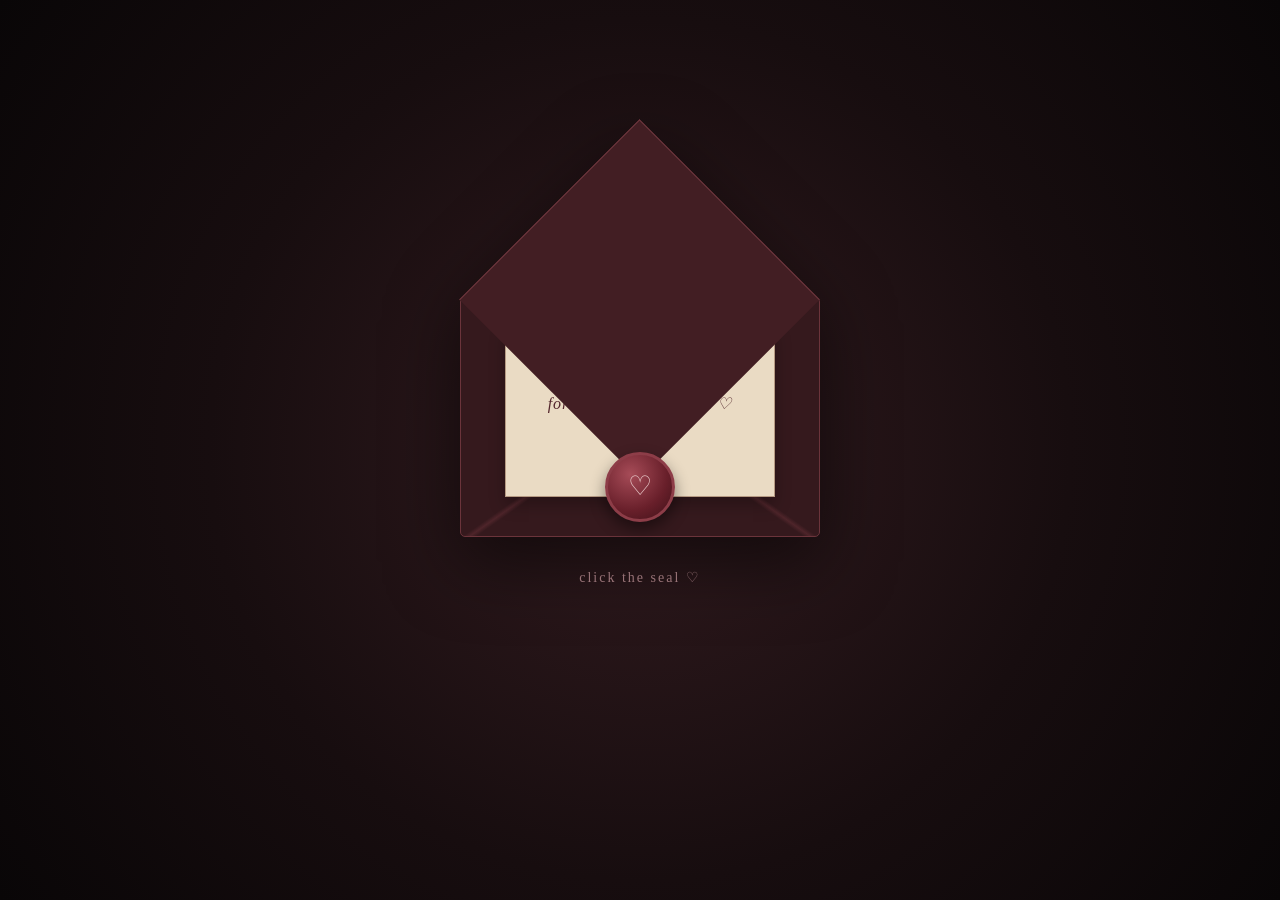
<file: index.html>
<!DOCTYPE html>
<html lang="en">
<head>
    <meta charset="UTF-8">
    <meta name="viewport" content="width=device-width, initial-scale=1.0">

    <title>For You ♡</title>

    <!-- Bootstrap CSS -->
    <link
        href="https://cdn.jsdelivr.net/npm/bootstrap@5.3.3/dist/css/bootstrap.min.css"
        rel="stylesheet"
    >

    <!-- Your CSS -->
    <link rel="stylesheet" href="style.css">
</head>

<body class="envelope-page">

    <div class="envelope-container">

        <div class="envelope">

            <div class="envelope-flap"></div>

            <div class="letter-preview">
                <p>for my favorite person ♡</p>
            </div>

            <div class="envelope-body"></div>

            <!-- Click the seal to open the letter -->
            <a href="letter.html" class="wax-seal" id="openLetter">
                ♡
            </a>

        </div>

        <p class="hint">click the seal ♡</p>

    </div>


    <!-- Bootstrap JavaScript -->
    <script
        src="https://cdn.jsdelivr.net/npm/bootstrap@5.3.3/dist/js/bootstrap.bundle.min.js">
    </script>

</body>
</html>
</file>
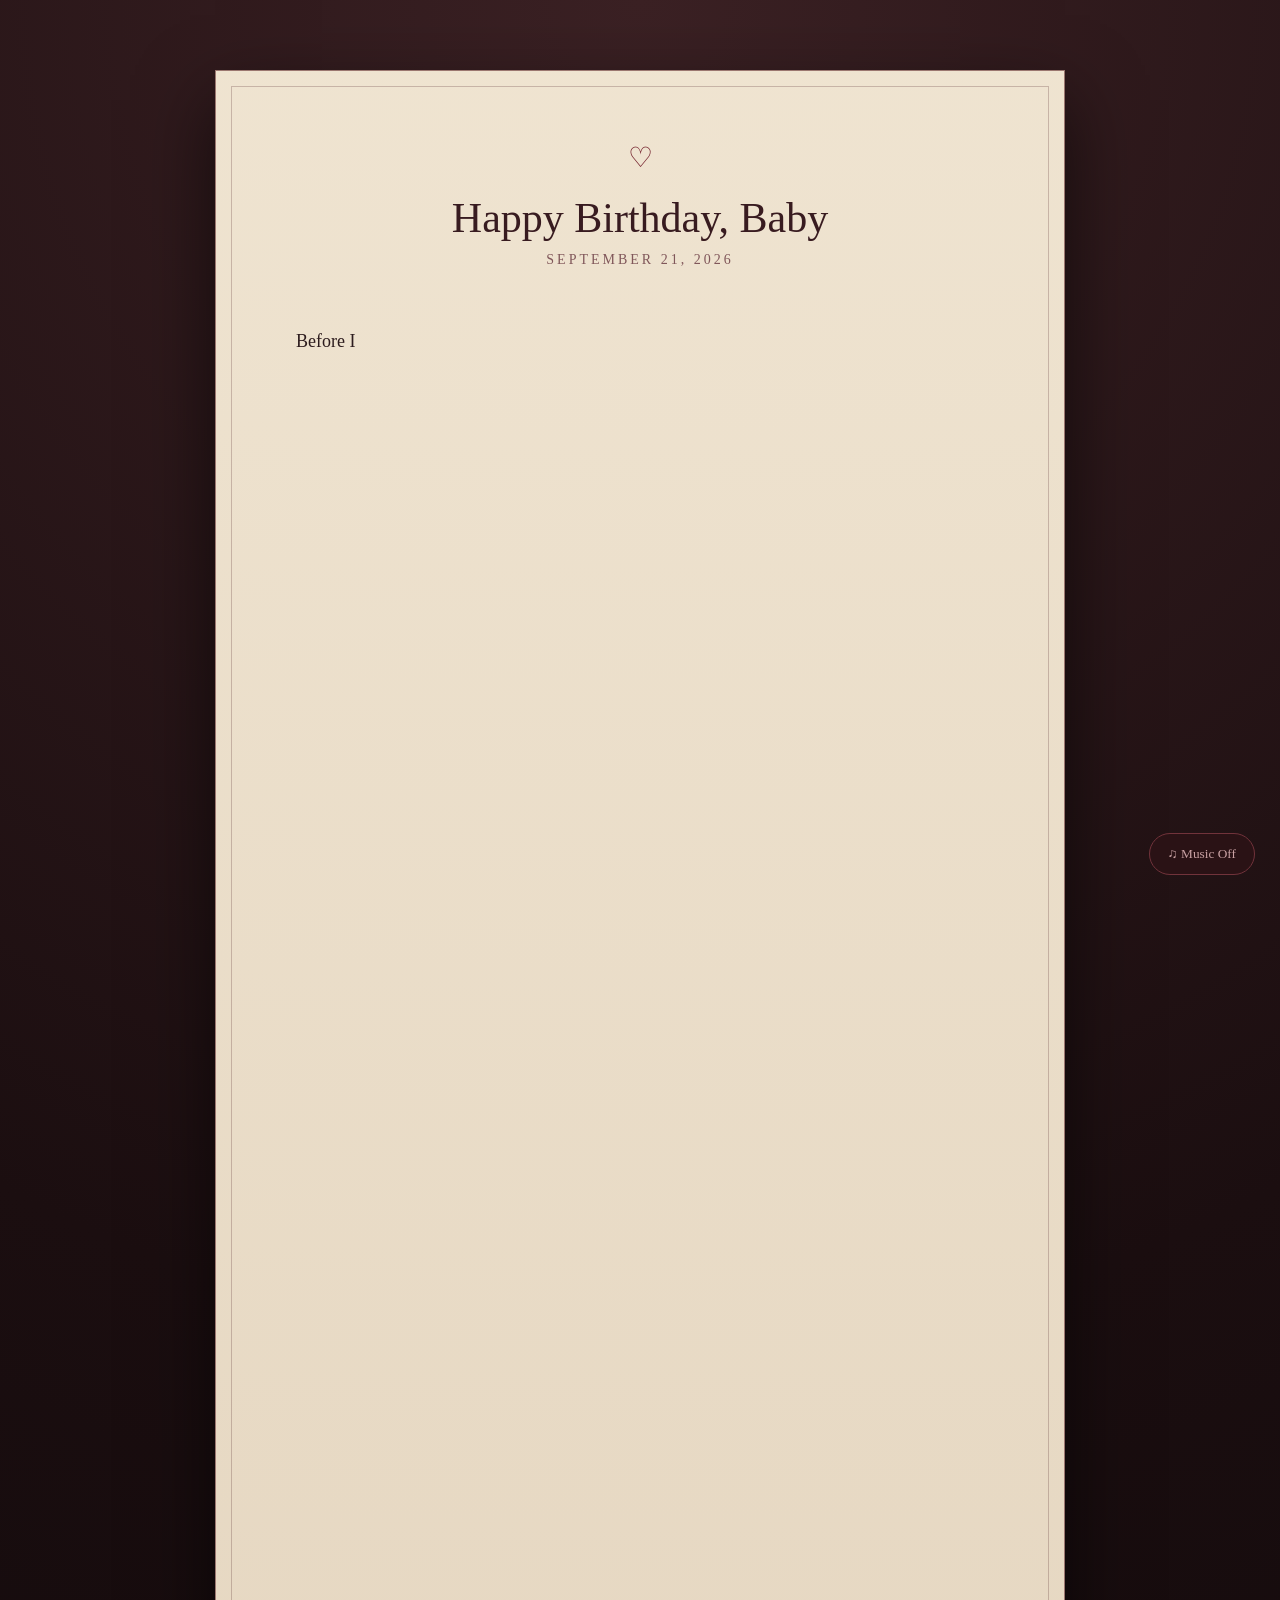
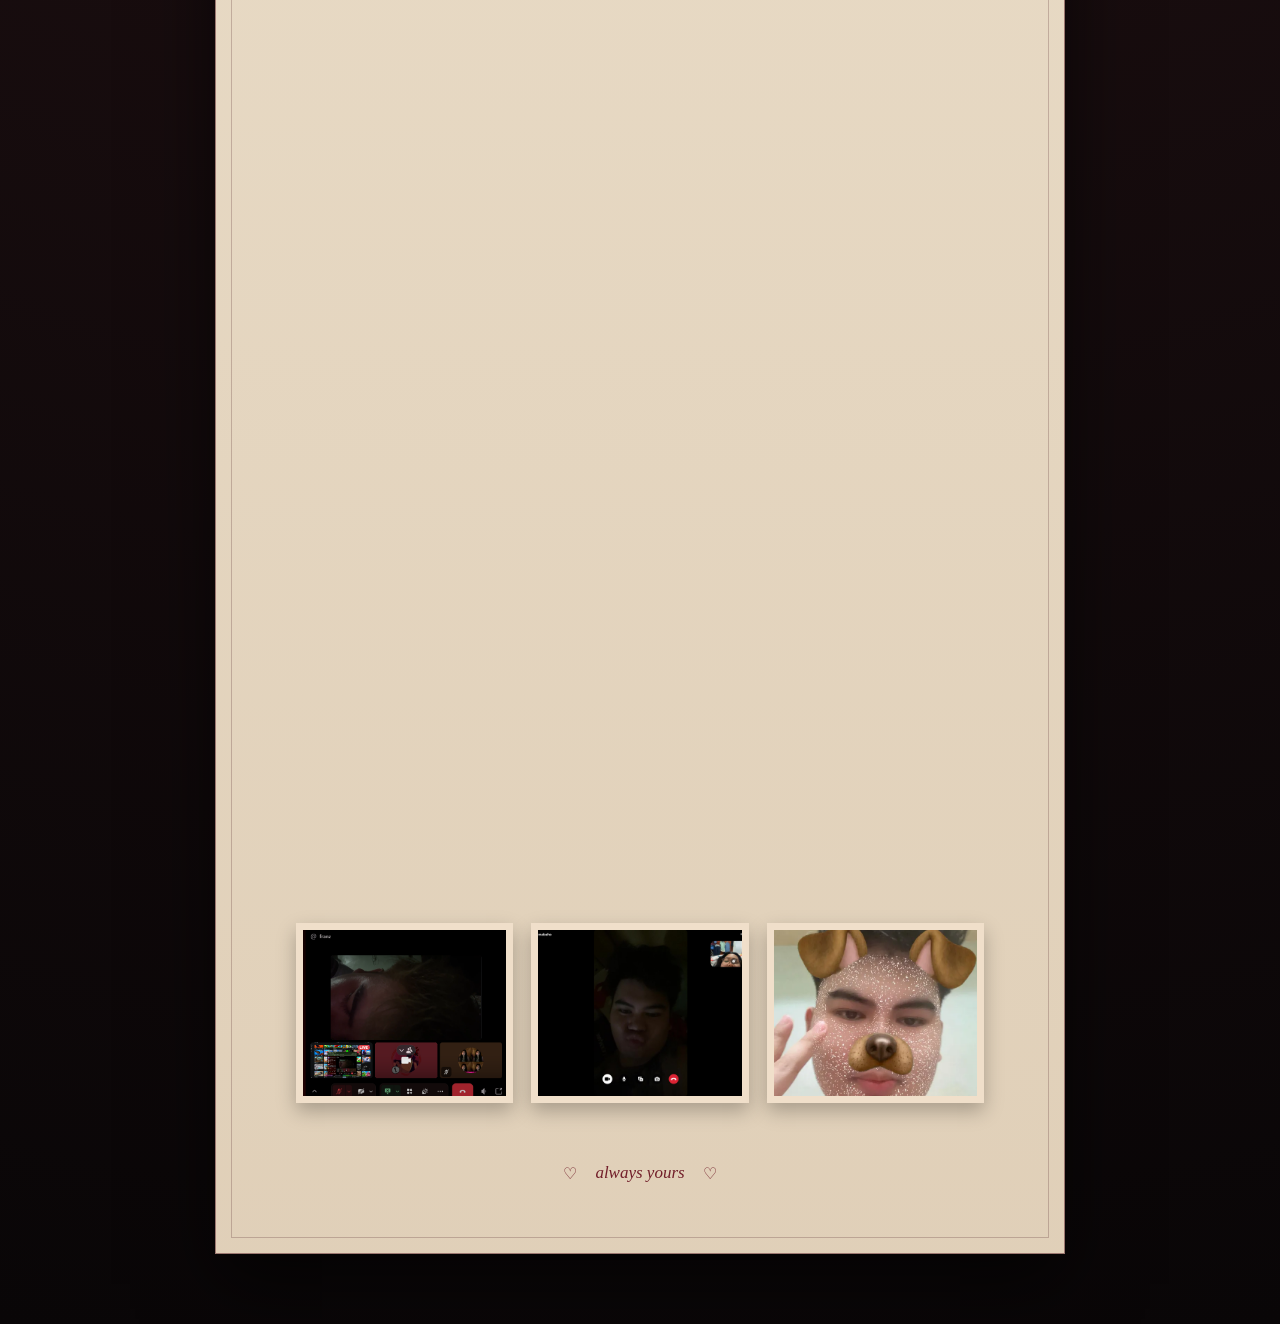
<file: letter.html>
<!DOCTYPE html>
<html lang="en">
<head>
    <meta charset="UTF-8">
    <meta name="viewport" content="width=device-width, initial-scale=1.0">

    <title>For You ♡</title>

    <link rel="stylesheet" href="style.css">
</head>

<body class="letter-page">

    <!-- ========================= -->
    <!-- BACKGROUND MUSIC -->
    <!-- ========================= -->

<audio id="backgroundMusic" loop>
    <source src="audio/music.mp3" type="audio/mpeg">
</audio>

<button id="musicButton" class="music-button">
    ♫ Music Off
</button>


    <!-- ========================= -->
    <!-- LETTER -->
    <!-- ========================= -->

    <main class="paper">

        <div class="paper-decoration">
            ♡
        </div>

        <h1>Happy Birthday, Baby</h1>

        <p class="date">
            September 21, 2026
        </p>


        <!-- ========================= -->
        <!-- LETTER TEXT -->
        <!-- ========================= -->

        <div id="letterText">

            <p>
                Before I start talking about us, I think it's only right that I start by talking about you.
            </p>

            <p>
                When I first got to know you, I honestly didn't expect that you would become this important to me. At first, I was just getting to know you, learning about your personality and the little things that make you who you are.
            </p>

            <p>
                But somehow, along the way, you became someone I started looking forward to talking to every day. You became someone I could share my random thoughts with, someone I could laugh with, and someone I could be myself around.
            </p>

            <p>
                Advanced happy birthday, baby! And happy 7th monthsarry sa atin.
            </p>

            <p>
                Seven months may not sound like a very long time to some people, but for me, these seven months have meant so much. We've already shared so many memories, conversations, laughs, misunderstandings, and moments that I know I'll always remember. Being in a long-distance relationship isn't always easy. There are days when I wish you were closer and days when I wish we could just spend time together without having to worry about the distance between us.
            </p>
    
            <p>
                But despite the distance, you still find ways to make me feel loved and remembered. I appreciate every effort you make, even the little things that you might think aren't important. 
            </p>

            <p>
                I appreciate the time you give me, the conversations we have, and the effort you put into making our relationship work. I know that sometimes things aren't easy, and I know that we both have our own lives and responsibilities, but you still choose to make time for us.
            </p>

            <p>
                 The song playing at the moment reminds me of how you are to me. “Kabisado” by IV of Spades reminds me of how familiar and comforting your presence has become in my life, like someone I know by heart, someone whose little habits and ways have slowly become things I cherish without even realizing it. 
            </p>

            <p>
                Thank you for being patient with me. I know I can be moody sometimes. I overthink a lot, I have random thoughts, and sometimes I probably make things more complicated than they need to be.
            </p>

            <p>
                Thank you for still trying to understand me even during those moments. Thank you for listening to me and for giving me a chance to explain how I feel.
            </p>

            <p>
                Our relationship isn't perfect, and I don't think it needs to be. What's important to me is that we're learning how to understand each other better, how to communicate better, and how to grow together.
            </p>

            <p>
                We've had good days and difficult days, but I'm grateful that we've made it this far. Every conversation, every laugh, every little memory, and even the misunderstandings have become part of our story.
            </p>

            <p>
                On your birthday, I hope you know how special you are to me. I hope you continue chasing the things that make you happy and become the person you want to be.
            </p>

            <p>
                I hope this new year of your life brings you more happiness, more opportunities, more reasons to smile, and more moments that you'll be proud of.
            </p>

            <p>
                I also hope that we get to make many more memories together. I hope we get to celebrate more birthdays, more monthsaries, more milestones, and more little moments that we can look back on someday.
            </p>

            <p>
                Thank you for being part of my life. Thank you for the memories we've already made and for all the memories that are still waiting for us.
            </p>

            <p>
                No matter how far apart we are right now, I'm happy that I met you and that we became part of each other's lives.
            </p>

            <p>
                I love you, baby. Advanced birthday.
            </p>

        </div>


        <!-- ========================= -->
        <!-- PHOTO SECTION -->
        <!-- ========================= -->

<!-- ========================= -->
<!-- PHOTOS -->
<!-- ========================= -->

<div class="photos">

    <div class="photo-frame">
        <img src="image1.png" alt="Our first memory">
    </div>

    <div class="photo-frame">
        <img src="image2.png" alt="Our second memory">
    </div>

    <div class="photo-frame">
        <img src="image3.png" alt="Another memory♡">
    </div>

</div>


        <!-- ========================= -->
        <!-- ENDING -->
        <!-- ========================= -->

        <div class="ending">

            <span>♡</span>

            <p>
                always yours
            </p>

            <span>♡</span>

        </div>

    </main>


    <!-- Bootstrap JavaScript -->
    <script
        src="https://cdn.jsdelivr.net/npm/bootstrap@5.3.3/dist/js/bootstrap.bundle.min.js">
    </script>

    <!-- Your JavaScript -->
    <script src="script.js"></script>

</body>
</html>
</file>
<file: style.css>
/* ================================
   GENERAL
================================ */

* {
    box-sizing: border-box;
    margin: 0;
    padding: 0;
}

body {
    font-family: Georgia, "Times New Roman", serif;
    color: #241416;
}


/* ================================
   ENVELOPE PAGE
================================ */

.envelope-page {
    min-height: 100vh;

    display: flex;
    justify-content: center;
    align-items: center;

    background:
        radial-gradient(
            circle at center,
            #321b1f 0%,
            #170d0f 55%,
            #090607 100%
        );

    overflow: hidden;
}

.envelope-container {
    text-align: center;
}


/* Envelope */

.envelope {
    width: 360px;
    height: 240px;

    position: relative;

    margin: auto;

    filter: drop-shadow(
        0 25px 35px rgba(0, 0, 0, 0.55)
    );

    transition: transform 0.5s ease;
}

.envelope:hover {
    transform: translateY(-5px);
}


/* Envelope body */

.envelope-body {
    position: absolute;

    inset: 0;

    background: #35191d;

    border: 1px solid #6b343b;

    border-radius: 5px;

    z-index: 2;
}


/* Envelope diagonal folds */

.envelope-body::before {
    content: "";

    position: absolute;

    inset: 0;

    background:
        linear-gradient(
            145deg,
            transparent 49%,
            #54272d 50%,
            transparent 51%
        );

    opacity: 0.8;
}

.envelope-body::after {
    content: "";

    position: absolute;

    inset: 0;

    background:
        linear-gradient(
            35deg,
            transparent 49%,
            #54272d 50%,
            transparent 51%
        );

    opacity: 0.8;
}


/* Envelope flap */

.envelope-flap {
    position: absolute;

    width: 255px;
    height: 255px;

    left: 52px;
    top: -125px;

    transform: rotate(45deg);

    background: #421e23;

    border-left: 1px solid #70383f;
    border-top: 1px solid #70383f;

    z-index: 4;
}


/* Letter preview */

.letter-preview {
    position: absolute;

    width: 270px;
    height: 170px;

    left: 45px;
    top: 30px;

    background: #eadbc4;

    border: 1px solid #b69a83;

    display: flex;
    justify-content: center;
    align-items: center;

    box-shadow:
        0 8px 15px rgba(0, 0, 0, 0.25);

    z-index: 3;
}

.letter-preview p {
    color: #54272d;

    font-size: 16px;

    font-style: italic;

    letter-spacing: 1px;
}


/* Wax seal */

.wax-seal {
    position: absolute;

    width: 70px;
    height: 70px;

    left: 50%;
    bottom: 15px;

    transform: translateX(-50%);

    display: flex;
    justify-content: center;
    align-items: center;

    background:
        radial-gradient(
            circle at 35% 30%,
            #a64b57,
            #681f2a 60%,
            #3e1118
        );

    border: 3px solid #8d3d48;

    border-radius: 50%;

    color: #e8c9c9;

    font-size: 27px;

    text-decoration: none;

    box-shadow:
        0 7px 15px rgba(0, 0, 0, 0.45);

    z-index: 10;

    cursor: pointer;

    transition:
        transform 0.3s ease,
        box-shadow 0.3s ease;
}

.wax-seal:hover {
    transform: translateX(-50%) scale(1.08);

    box-shadow:
        0 10px 22px rgba(0, 0, 0, 0.6);
}


/* Envelope hint */

.hint {
    margin-top: 30px;

    color: #b98c91;

    font-size: 14px;

    letter-spacing: 2px;

    text-transform: lowercase;
}


/* ================================
   LETTER PAGE
================================ */

.letter-page {
    min-height: 100vh;

    padding: 70px 20px;

    background:
        radial-gradient(
            circle at top,
            #3a2023 0%,
            #1b0e10 45%,
            #090607 100%
        );
}


/* Paper */

.paper {
    width: min(850px, 100%);

    margin: auto;

    padding: 70px 80px;

    background:
        linear-gradient(
            rgba(245, 234, 214, 0.97),
            rgba(231, 214, 190, 0.97)
        );

    box-shadow:
        0 30px 70px rgba(0, 0, 0, 0.6);

    border: 1px solid #9b7770;

    position: relative;
}


/* Paper inner border */

.paper::before {
    content: "";

    position: absolute;

    inset: 15px;

    border: 1px solid rgba(80, 37, 40, 0.25);

    pointer-events: none;
}


/* ================================
   LETTER HEADER
================================ */

.paper-decoration {
    text-align: center;

    color: #721f2a;

    font-size: 28px;

    margin-bottom: 20px;
}

.paper h1 {
    text-align: center;

    font-size: 42px;

    font-weight: normal;

    color: #381b20;

    margin-bottom: 10px;
}

.date {
    text-align: center;

    color: #80575a;

    font-size: 14px;

    letter-spacing: 3px;

    text-transform: uppercase;

    margin-bottom: 55px;
}


/* ================================
   LETTER TEXT
================================ */

#letterText {
    position: relative;

    z-index: 2;
}

#letterText p {
    font-size: 18px;

    line-height: 2;

    color: #2d1c1e;

    margin-bottom: 30px;

    text-align: left;

    /* Keeps spaces and line breaks looking natural */
    white-space: normal;

    overflow-wrap: break-word;
}

#letterText em,
#letterText strong {
    color: #681f29;
}


/* Final paragraph */

.final-message {
    text-align: center !important;

    font-size: 23px !important;

    color: #681f29 !important;

    margin-top: 50px;
}


/* ================================
   PHOTOS
================================ */

.photos {
    display: grid;

    grid-template-columns:
        repeat(3, 1fr);

    gap: 18px;

    margin-top: 70px;

    position: relative;

    z-index: 2;
}

.photo-placeholder {
    height: 180px;

    background:
        linear-gradient(
            135deg,
            #d5bda9,
            #b99586
        );

    border: 7px solid #f0dfca;

    box-shadow:
        0 8px 18px rgba(0, 0, 0, 0.25);

    display: flex;

    justify-content: center;

    align-items: center;

    color: #59383a;

    font-size: 13px;

    text-transform: uppercase;

    letter-spacing: 1px;
}


/* ================================
   ENDING
================================ */

.ending {
    display: flex;

    justify-content: center;

    align-items: center;

    gap: 18px;

    margin-top: 60px;

    color: #721f2a;

    position: relative;

    z-index: 2;
}

.ending p {
    font-style: italic;

    font-size: 17px;
}


/* ================================
   MUSIC BUTTON
================================ */

.music-button {
    position: fixed;

    right: 25px;
    bottom: 25px;

    padding: 12px 18px;

    background: #2a1215;

    color: #c9a1a3;

    border: 1px solid #71333b;

    border-radius: 30px;

    cursor: pointer;

    font-family: Georgia, "Times New Roman", serif;

    z-index: 100;

    transition:
        background 0.3s ease,
        color 0.3s ease;
}

.music-button:hover {
    background: #421b21;

    color: #ead1d1;
}


/* ================================
   MOBILE
================================ */

@media (max-width: 700px) {

    .envelope {
        width: 300px;
        height: 200px;
    }

    .envelope-flap {
        width: 215px;
        height: 215px;

        left: 43px;
        top: -105px;
    }

    .letter-preview {
        width: 225px;
        height: 150px;

        left: 37px;
        top: 25px;
    }

    .paper {
        padding: 50px 28px;
    }

    .paper h1 {
        font-size: 32px;
    }

    #letterText p {
        font-size: 16px;

        line-height: 1.8;

        margin-bottom: 25px;
    }

    .photos {
        grid-template-columns: 1fr;
    }

    .photo-placeholder {
        height: 220px;
    }

    .music-button {
        right: 15px;
        bottom: 15px;
    }
}

/* ================================
   REAL PHOTOS
================================ */

.photo-frame {
    height: 180px;
    background: #f0dfca;
    padding: 7px;

    box-shadow:
        0 8px 18px rgba(0, 0, 0, 0.25);

    overflow: hidden;
}

.photo-frame img {
    width: 100%;
    height: 100%;

    display: block;

    object-fit: cover;
}
</file>
